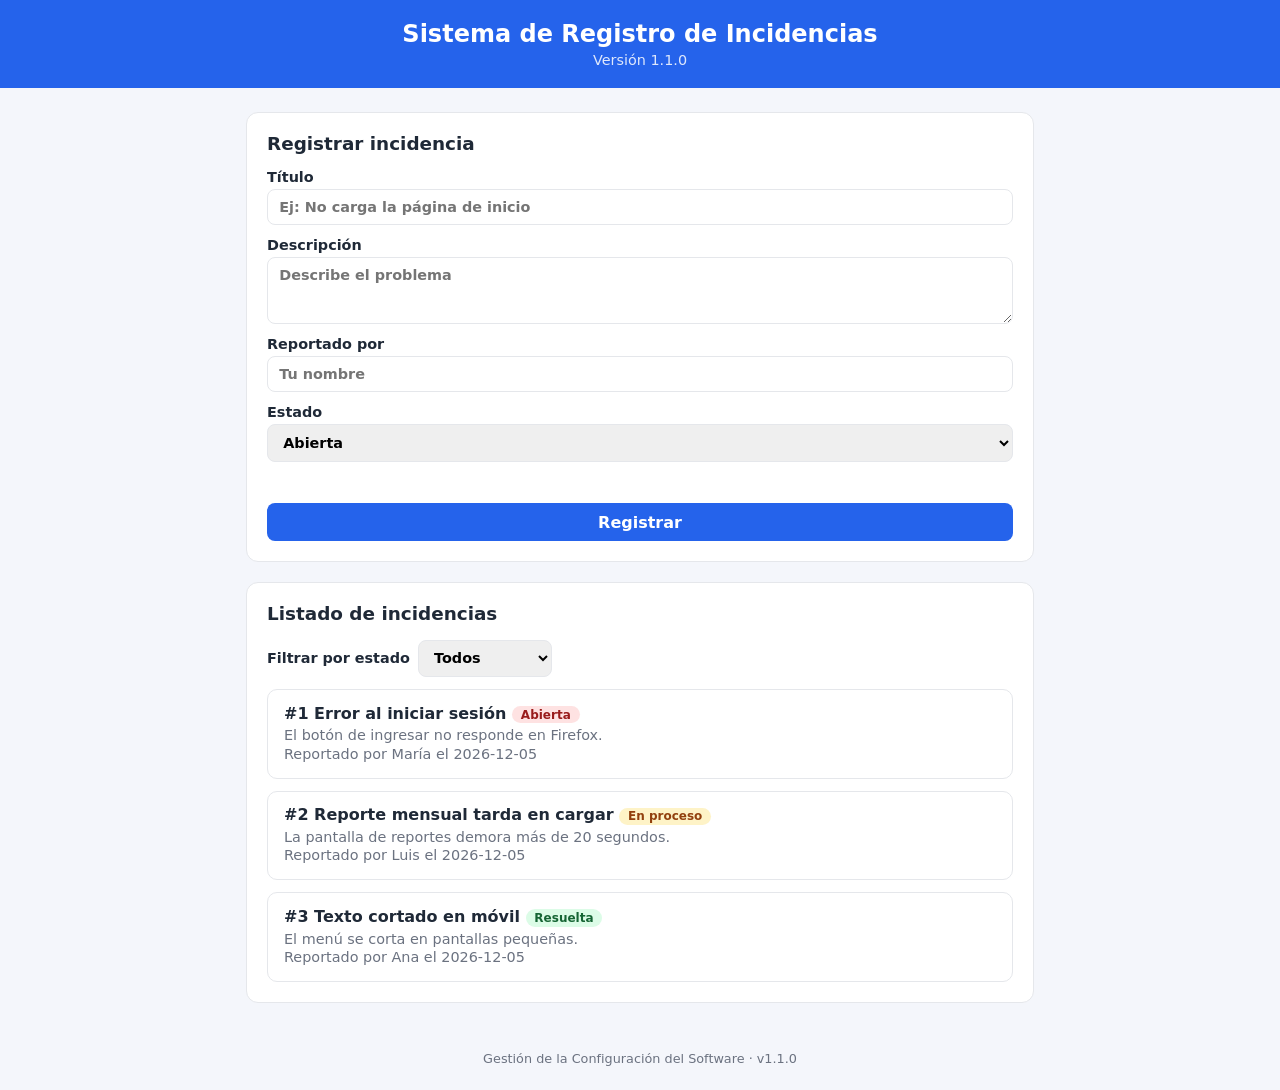
<file: index.html>
<!DOCTYPE html>
<html lang="es">
<head>
  <meta charset="UTF-8">
  <meta name="viewport" content="width=device-width, initial-scale=1">
  <title>Registro de Incidencias</title>
  <link rel="stylesheet" href="style.css">
</head>
<body>
  <header>
    <h1>Sistema de Registro de Incidencias</h1>
    <p>Versión 1.1.0</p>
  </header>

  <main>
    <section>
      <h2>Registrar incidencia</h2>
      <form id="form-incidencia" novalidate>
        <label>Título
          <input type="text" id="titulo" placeholder="Ej: No carga la página de inicio" required>
        </label>
        <label>Descripción
          <textarea id="descripcion" rows="3" placeholder="Describe el problema"></textarea>
        </label>
        <label>Reportado por
          <input type="text" id="reportadoPor" placeholder="Tu nombre">
        </label>
        <label>Estado
          <select id="estado">
            <option value="Abierta">Abierta</option>
            <option value="En proceso">En proceso</option>
            <option value="Resuelta">Resuelta</option>
          </select>
        </label>
        <p class="error" id="error" role="alert"></p>
        <button type="submit">Registrar</button>
      </form>
    </section>

    <section>
      <h2>Listado de incidencias</h2>
      <div class="toolbar">
        <label>Filtrar por estado
          <select id="filtro">
            <option value="todos">Todos</option>
            <option value="Abierta">Abierta</option>
            <option value="En proceso">En proceso</option>
            <option value="Resuelta">Resuelta</option>
          </select>
        </label>
      </div>
      <ul id="lista"></ul>
    </section>
  </main>

  <footer>Gestión de la Configuración del Software · v1.1.0</footer>

  <script src="app.js"></script>
</body>
</html>
</file>
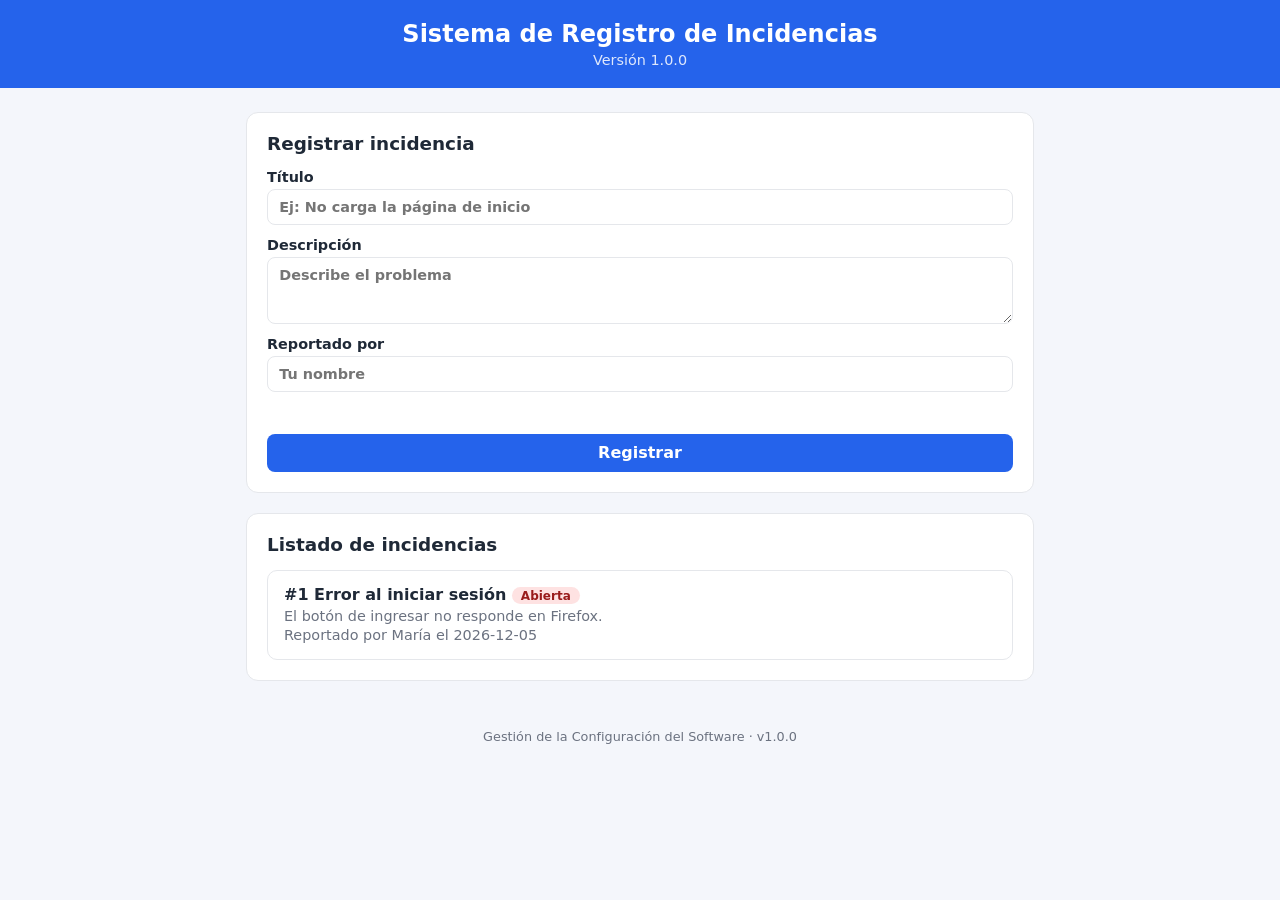
<file: v1.0.0/index.html>
<!DOCTYPE html>
<html lang="es">
<head>
  <meta charset="UTF-8">
  <meta name="viewport" content="width=device-width, initial-scale=1">
  <title>Registro de Incidencias</title>
  <link rel="stylesheet" href="style.css">
</head>
<body>
  <header>
    <h1>Sistema de Registro de Incidencias</h1>
    <p>Versión 1.0.0</p>
  </header>

  <main>
    <section>
      <h2>Registrar incidencia</h2>
      <form id="form-incidencia" novalidate>
        <label>Título
          <input type="text" id="titulo" placeholder="Ej: No carga la página de inicio" required>
        </label>
        <label>Descripción
          <textarea id="descripcion" rows="3" placeholder="Describe el problema"></textarea>
        </label>
        <label>Reportado por
          <input type="text" id="reportadoPor" placeholder="Tu nombre">
        </label>
        <p class="error" id="error" role="alert"></p>
        <button type="submit">Registrar</button>
      </form>
    </section>

    <section>
      <h2>Listado de incidencias</h2>
      <ul id="lista"></ul>
    </section>
  </main>

  <footer>Gestión de la Configuración del Software · v1.0.0</footer>

  <script src="app.js"></script>
</body>
</html>
</file>
<file: style.css>
:root {
  --bg: #f4f6fb;
  --card: #ffffff;
  --text: #1f2937;
  --muted: #6b7280;
  --primary: #2563eb;
  --border: #e5e7eb;
}

* { box-sizing: border-box; }

body {
  margin: 0;
  font-family: system-ui, -apple-system, "Segoe UI", Roboto, sans-serif;
  background: var(--bg);
  color: var(--text);
}

header {
  background: var(--primary);
  color: #fff;
  padding: 1.25rem 1rem;
  text-align: center;
}
header h1 { margin: 0; font-size: 1.5rem; }
header p { margin: .25rem 0 0; opacity: .85; font-size: .9rem; }

main {
  max-width: 820px;
  margin: 1.5rem auto;
  padding: 0 1rem;
  display: grid;
  gap: 1.25rem;
}

section {
  background: var(--card);
  border: 1px solid var(--border);
  border-radius: 12px;
  padding: 1.25rem;
}
section h2 { margin-top: 0; font-size: 1.15rem; }

form { display: grid; gap: .75rem; }
label { display: grid; gap: .25rem; font-size: .9rem; font-weight: 600; }
input, textarea, select {
  font: inherit;
  padding: .55rem .7rem;
  border: 1px solid var(--border);
  border-radius: 8px;
}
button {
  font: inherit;
  padding: .6rem 1rem;
  border: 0;
  border-radius: 8px;
  background: var(--primary);
  color: #fff;
  cursor: pointer;
  font-weight: 600;
}
button:hover { filter: brightness(.92); }

.error { color: #b91c1c; font-size: .875rem; min-height: 1.1rem; margin: 0; }

.toolbar { display: flex; align-items: center; gap: .75rem; margin-bottom: .75rem; }
.toolbar label { display: flex; align-items: center; gap: .5rem; }

ul { list-style: none; margin: 0; padding: 0; display: grid; gap: .75rem; }
li.incidencia {
  border: 1px solid var(--border);
  border-radius: 10px;
  padding: .85rem 1rem;
}
li.incidencia h3 { margin: 0 0 .25rem; font-size: 1rem; }
li.incidencia p { margin: .15rem 0; color: var(--muted); font-size: .9rem; }

.badge {
  display: inline-block;
  padding: .1rem .55rem;
  border-radius: 999px;
  font-size: .75rem;
  font-weight: 700;
  background: #e0e7ff;
  color: #3730a3;
}
.badge.abierta { background: #fee2e2; color: #991b1b; }
.badge.en-proceso { background: #fef3c7; color: #92400e; }
.badge.resuelta { background: #dcfce7; color: #166534; }

footer { text-align: center; color: var(--muted); font-size: .8rem; padding: 1.5rem 0; }
</file>
<file: v1.0.0/style.css>
:root {
  --bg: #f4f6fb;
  --card: #ffffff;
  --text: #1f2937;
  --muted: #6b7280;
  --primary: #2563eb;
  --border: #e5e7eb;
}

* { box-sizing: border-box; }

body {
  margin: 0;
  font-family: system-ui, -apple-system, "Segoe UI", Roboto, sans-serif;
  background: var(--bg);
  color: var(--text);
}

header {
  background: var(--primary);
  color: #fff;
  padding: 1.25rem 1rem;
  text-align: center;
}
header h1 { margin: 0; font-size: 1.5rem; }
header p { margin: .25rem 0 0; opacity: .85; font-size: .9rem; }

main {
  max-width: 820px;
  margin: 1.5rem auto;
  padding: 0 1rem;
  display: grid;
  gap: 1.25rem;
}

section {
  background: var(--card);
  border: 1px solid var(--border);
  border-radius: 12px;
  padding: 1.25rem;
}
section h2 { margin-top: 0; font-size: 1.15rem; }

form { display: grid; gap: .75rem; }
label { display: grid; gap: .25rem; font-size: .9rem; font-weight: 600; }
input, textarea, select {
  font: inherit;
  padding: .55rem .7rem;
  border: 1px solid var(--border);
  border-radius: 8px;
}
button {
  font: inherit;
  padding: .6rem 1rem;
  border: 0;
  border-radius: 8px;
  background: var(--primary);
  color: #fff;
  cursor: pointer;
  font-weight: 600;
}
button:hover { filter: brightness(.92); }

.error { color: #b91c1c; font-size: .875rem; min-height: 1.1rem; margin: 0; }

.toolbar { display: flex; align-items: center; gap: .75rem; margin-bottom: .75rem; }
.toolbar label { display: flex; align-items: center; gap: .5rem; }

ul { list-style: none; margin: 0; padding: 0; display: grid; gap: .75rem; }
li.incidencia {
  border: 1px solid var(--border);
  border-radius: 10px;
  padding: .85rem 1rem;
}
li.incidencia h3 { margin: 0 0 .25rem; font-size: 1rem; }
li.incidencia p { margin: .15rem 0; color: var(--muted); font-size: .9rem; }

.badge {
  display: inline-block;
  padding: .1rem .55rem;
  border-radius: 999px;
  font-size: .75rem;
  font-weight: 700;
  background: #e0e7ff;
  color: #3730a3;
}
.badge.abierta { background: #fee2e2; color: #991b1b; }
.badge.en-proceso { background: #fef3c7; color: #92400e; }
.badge.resuelta { background: #dcfce7; color: #166534; }

footer { text-align: center; color: var(--muted); font-size: .8rem; padding: 1.5rem 0; }
</file>
